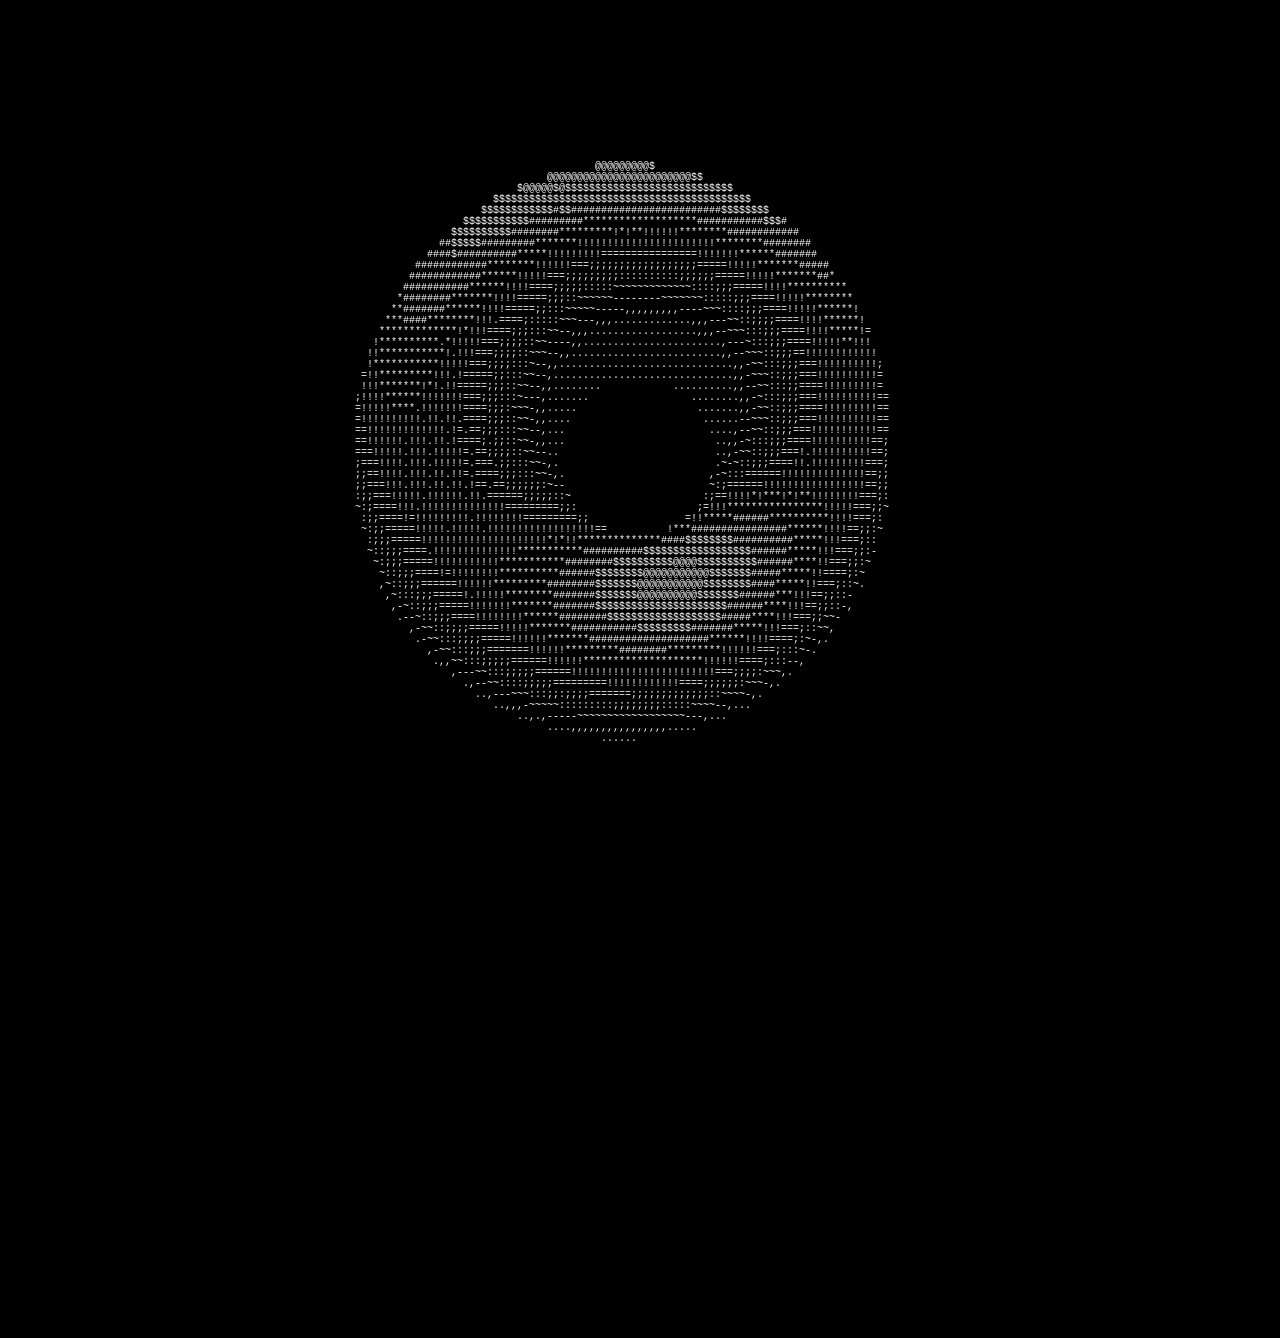
<file: Donut/index.html>
<!DOCTYPE html>
<html lang="en">

<head>
    <meta charset="UTF-8">
    <meta http-equiv="X-UA-Compatible" content="IE=edge">
    <meta name="viewport" content="width=device-width, initial-scale=1.0">
    <link rel="stylesheet" href="style.css">
    <title>Donut Animation</title>
</head>

<body>

    <div class="donut-container">
        <pre id="donut"></pre>
    </div>

    <script src="script.js"></script>
</body>

</html>
</file>
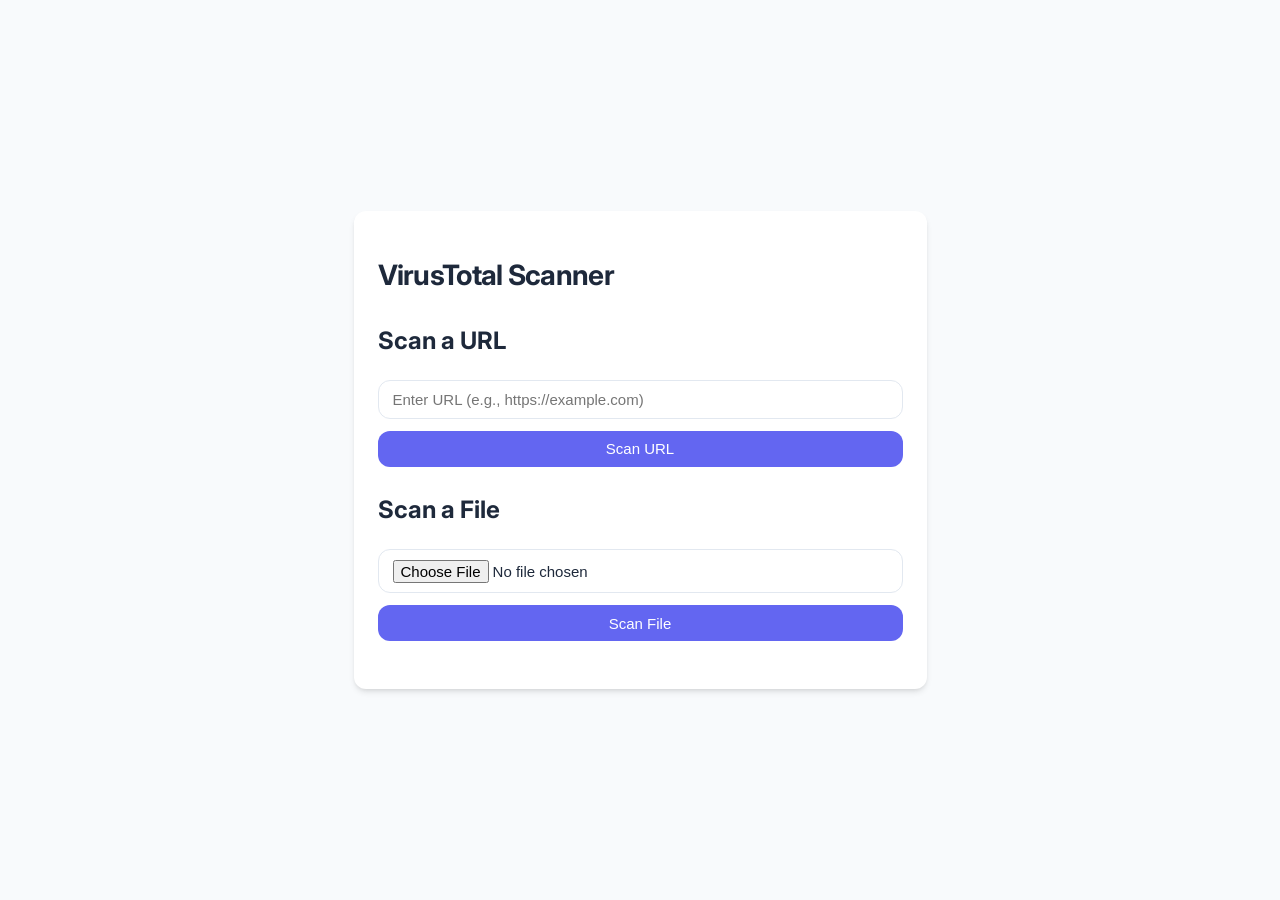
<file: Virus Total API/index.html>
<!DOCTYPE html>
<html lang="en">

<head>
    <meta charset="UTF-8">
    <meta name="viewport" content="width=device-width, initial-scale=1.0">
    <link rel="stylesheet" href="style.css">
    <title>Virus Total API</title>
</head>

<body>

    <div class="container">
        <h1>VirusTotal Scanner</h1>

        <section>
            <h2>Scan a URL</h2>
            <input type="text" id="urlInput" placeholder="Enter URL (e.g., https://example.com)">
            <button onclick="scanURL()">Scan URL</button>
        </section>

        <section>
            <h2>Scan a File</h2>
            <input type="file" id="fileInput">
            <button onclick="scanFile()">Scan File</button>
        </section>

        <div id="result"></div>

        <div id="fullReportModal" class="modal">
            <div class="modal-content">
                <span class="close" onclick="closeModal()">&times;</span>
                <h2>Full Report</h2>
                <div id="fullReportContent"></div>
            </div>
        </div>

    </div>


    <script src="script.js"></script>
</body>

</html>
</file>
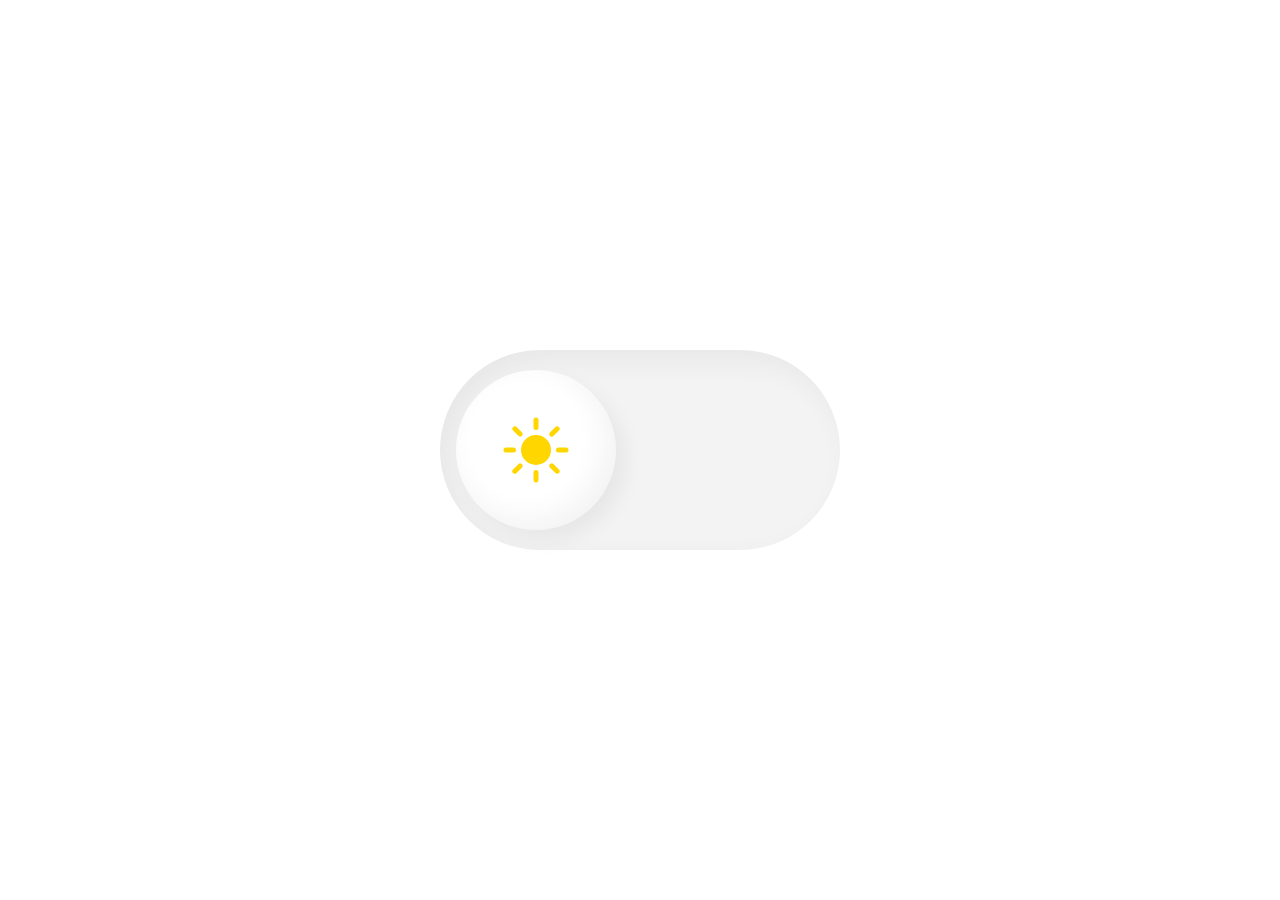
<file: Botón de Alternancia/Button.html>
<!DOCTYPE html>
<html lang="en">
<head>
    <meta charset="UTF-8">
    <meta name="viewport" content="width=device-width, initial-scale=1.0">
    <title>Dark Mode</title>
    <link rel="stylesheet" href="Button.css">
</head>
<body>

    <input type="checkbox" id="toggle">

    <div class="display">
        <label for="toggle">
            <div class="circle">
                <svg class="sun" xmlns="http://www.w3.org/2000/svg" viewBox="0 0 24 24" fill="currentColor">
  <path d="M12 2.25a.75.75 0 0 1 .75.75v2.25a.75.75 0 0 1-1.5 0V3a.75.75 0 0 1 .75-.75ZM7.5 12a4.5 4.5 0 1 1 9 0 4.5 4.5 0 0 1-9 0ZM18.894 6.166a.75.75 0 0 0-1.06-1.06l-1.591 1.59a.75.75 0 1 0 1.06 1.061l1.591-1.59ZM21.75 12a.75.75 0 0 1-.75.75h-2.25a.75.75 0 0 1 0-1.5H21a.75.75 0 0 1 .75.75ZM17.834 18.894a.75.75 0 0 0 1.06-1.06l-1.59-1.591a.75.75 0 1 0-1.061 1.06l1.59 1.591ZM12 18a.75.75 0 0 1 .75.75V21a.75.75 0 0 1-1.5 0v-2.25A.75.75 0 0 1 12 18ZM7.758 17.303a.75.75 0 0 0-1.061-1.06l-1.591 1.59a.75.75 0 0 0 1.06 1.061l1.591-1.59ZM6 12a.75.75 0 0 1-.75.75H3a.75.75 0 0 1 0-1.5h2.25A.75.75 0 0 1 6 12ZM6.697 7.757a.75.75 0 0 0 1.06-1.06l-1.59-1.591a.75.75 0 0 0-1.061 1.06l1.59 1.591Z" />
</svg>
<svg class="moon" xmlns="http://www.w3.org/2000/svg" viewBox="0 0 24 24" fill="currentColor">
  <path fill-rule="evenodd" d="M9.528 1.718a.75.75 0 0 1 .162.819A8.97 8.97 0 0 0 9 6a9 9 0 0 0 9 9 8.97 8.97 0 0 0 3.463-.69.75.75 0 0 1 .981.98 10.503 10.503 0 0 1-9.694 6.46c-5.799 0-10.5-4.7-10.5-10.5 0-4.368 2.667-8.112 6.46-9.694a.75.75 0 0 1 .818.162Z" clip-rule="evenodd" />
</svg>

            </div>
        </label>
    </div>
    
</body>
</html>
</file>
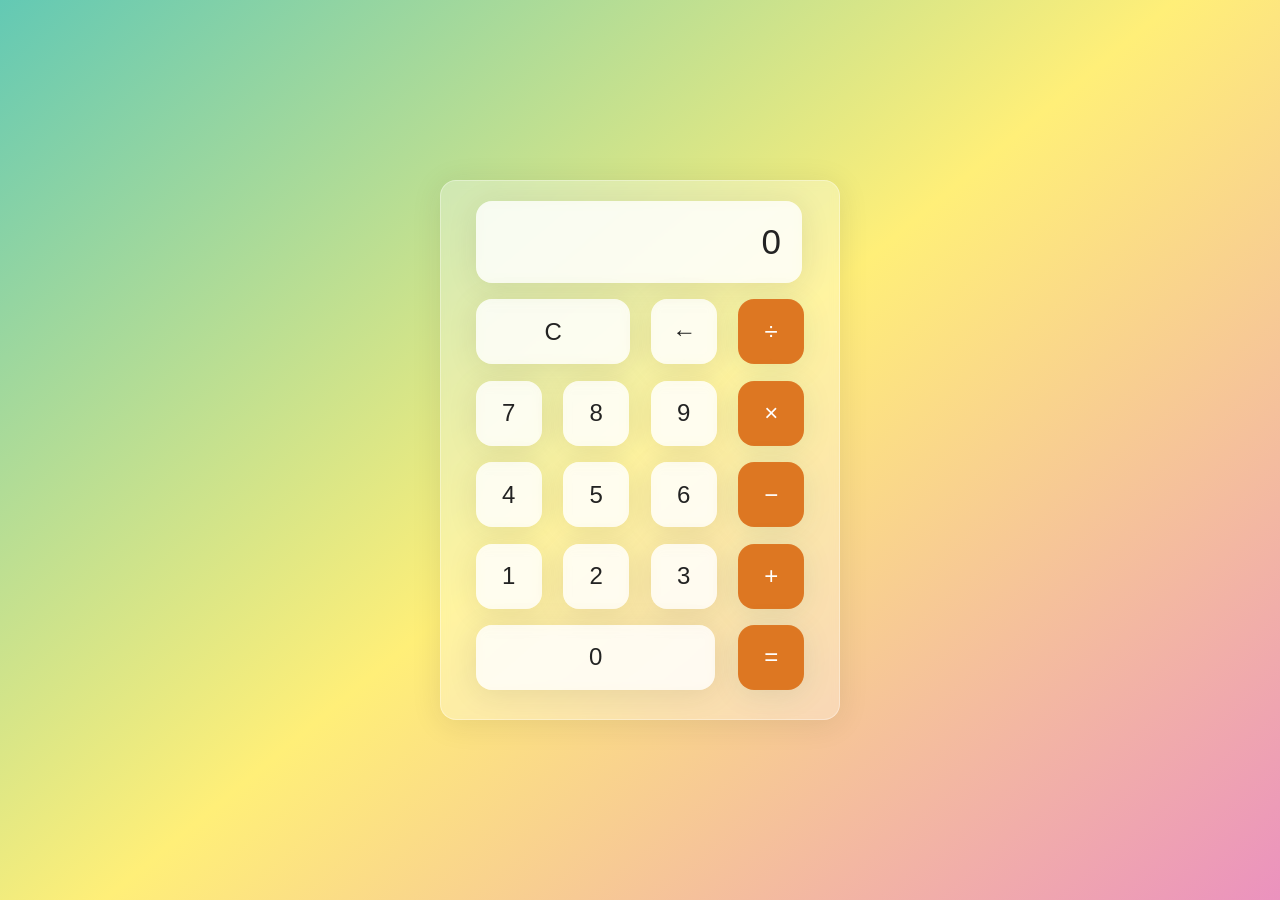
<file: Calculadora/Calculator.html>
<!DOCTYPE html>
<html lang="en">
<head>
    <meta charset="UTF-8">
    <meta http-equiv="X-UA-Compatible" content="IE=edge">
    <meta name="viewport" content="width=device-width, initial-scale=1.0">
    <link rel="stylesheet" href="Calculator.css">
    <title>Calculator</title>
</head>
<body>

    <div class="wrapper">
        <section class="screen">
            0
        </section>

        <section class="calc-buttons">
            <div class="calc-button-row">
                <button class="calc-button double">
                    C
                </button>
                <button class="calc-button">
                    &larr;
                </button>
                <button class="calc-button">
                    &divide;
                </button>
            </div>

            <div class="calc-button-row">
                <button class="calc-button">
                    7
                </button>
                <button class="calc-button">
                    8
                </button>
                <button class="calc-button">
                    9
                </button>
                <button class="calc-button">
                    &times;
                </button>
            </div>
            
            <div class="calc-button-row">
                <button class="calc-button">
                    4
                </button>
                <button class="calc-button">
                    5
                </button>
                <button class="calc-button">
                    6
                </button>
                <button class="calc-button">
                    &minus;
                </button>
            </div>

            <div class="calc-button-row">
                <button class="calc-button">
                    1
                </button>
                <button class="calc-button">
                    2
                </button>
                <button class="calc-button">
                    3
                </button>
                <button class="calc-button">
                    &plus;
                </button>
            </div>

            <div class="calc-button-row">
                <button class="calc-button triple">
                    0
                </button>
                <button class="calc-button">
                    &equals;
                </button>
            </div>

        </section>

    </div>



    <script src="Calculator.js"></script>
</body>
</html>
</file>
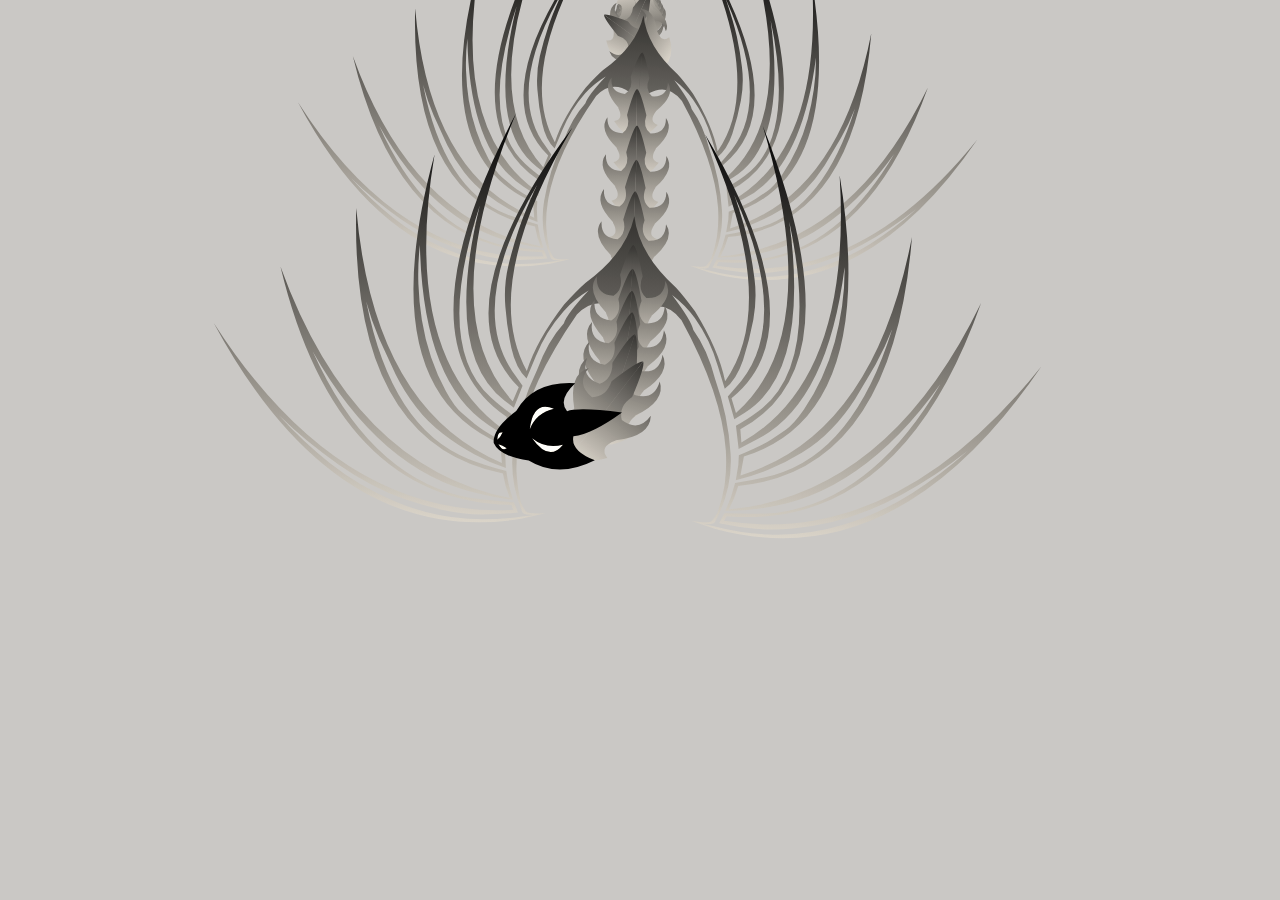
<file: DRAGON/DC.html>
<!DOCTYPE html>
<html lang="en">
<head>
    <meta charset="UTF-8">
    <meta name="viewport" content="width=device-width, initial-scale=1.0">
    <title>DRAGON</title>
    <!-- custom style-->
     <link rel="stylesheet" href="DC.css">
</head>
<body>
    <div class="container-full">
        <svg>
            <defs>
                <g id="Cabeza" transform="matrix(1, 0, 0, 1, 0, 0)">
                    <path style="fill:#FFFFFF;fill-opacity:1" d="M-28.9,-1.1L-28.55 -1.95Q-28.1 -3.1 -27.25 -2.95L-26.7 -2.95Q-27.7 -1.65 -28.9 -1.1M-18.35,-1.8Q-15.1 -10.3 -9.6 -6.05Q-15.1 -6.2 -18.35 -1.8M-18.35,1.1Q-15.1 5.45 -9.6 5.35Q-15.1 9.55 -18.35 1.1M-26.7,2.2L-27.25 2.25Q-28.1 2.4 -28.55 1.2L-28.9 0.35Q-27.7 0.9 -26.7 2.2" />
                    <path style="fill:#000000;fill-opacity:1" d="M-21.05,-8.25Q-13.6 -15.95 -1.3 -12.1Q-7.85 -8.5 -5.85 -4.35Q-2.3 -4.85 10.5 0.15Q0 4.35 -5.85 3.65Q-7.85 7.75 -1.25 12.45Q-13.6 15.2 -21.05 7.5Q-29.55 4.05 -30.2 -0.35Q-29.55 -4.8 -21.05 -8.25M-26.7,-2.95L-27.25 -2.95Q-28.1 -3.1 -28.55 -1.95L-28.9 -1.1Q-27.7 -1.65 -26.7 -2.95M-9.6,-6.05Q-15.1 -10.3 -18.35 -1.8Q-15.1 -6.2 -9.6 -6.05M-9.6,5.35Q-15.1 5.45 -18.35 1.1Q-15.1 9.55 -9.6 5.35M-28.9,0.35L-28.55 1.2Q-28.1 2.4 -27.25 2.25L-26.7 2.2Q-27.7 0.9 -28.9 0.35" />
                </g>
                <g id="Aletas" transform="matrix(1, 0, 0, 1, 0, 0)">
                    <linearGradient id="LinearGradID_1" gradientUnits="userSpaceOnUse" gradientTransform="matrix(0.0935974, 0, 0, 0.188782, -20.55, 0)" spreadMethod="pad" x1="-819.2" y1="0" x2="819.2" y2="0">
                        <stop offset="0" style="stop-color:#CCCCCC;stop-opacity:1" />
                        <stop offset="1" style="stop-color:#000000;stop-opacity:1" />
                    </linearGradient>
                    <path style="fill:url(#LinearGradID_1) " d="M29.75,-36.85Q-17.75 -61.45 -42.05 -40.95L-45.35 -38.35L-53.7 -41.15L-51.15 -44.85Q-34.85 -68.4 21 -57.8Q-32.2 -72.1 -50.25 -50Q-53.85 -45.65 -56.05 -41.95L-64.7 -43.35L-60.6 -50.3Q-45.9 -75.55 5.1 -79.35Q-2.2 -79.8 -9.45 -79.15Q-16.2 -78.55 -22.85 -77.15Q-29.85 -75.65 -36.5 -73Q-43.05 -70.4 -48.8 -66.85Q-54.55 -63.35 -56.8 -60.3L-60.5 -55.4Q-62.95 -52.1 -67 -43.55L-70.55 -43.55L-76.35 -42.95Q-74.6 -49.1 -71.85 -54.85Q-68.9 -61.25 -64.8 -67.1Q-60.8 -73 -55.45 -77.55Q-49.9 -82.35 -43.65 -85.85L-30.6 -92.7Q-24.05 -95.95 -17 -98.25Q-63.75 -86.35 -73.65 -57.1Q-75.75 -50.75 -77.45 -42.75Q-82.9 -41.75 -88 -39.65Q-87.65 -46.65 -86.3 -53.05Q-79.8 -89.8 -36.65 -117.2Q-80.65 -94.5 -87.55 -59.55Q-88.65 -54.15 -88.95 -39.4L-89.8 -38.85L-92.7 -37.6Q-93.75 -44.35 -94.1 -51.15Q-94.4 -58.2 -93.25 -65.1Q-92.15 -72.5 -90.05 -79.65Q-88.05 -86.55 -85 -93Q-82.1 -99.3 -78.45 -105.15Q-74.6 -111.35 -70.25 -117.25Q-65.95 -123.1 -61.1 -128.55Q-70.3 -119.35 -77.9 -108.7Q-86 -97.3 -90.8 -84.05Q-95.8 -70.5 -96 -56.15Q-96.1 -46 -94.05 -36.05L-93.25 -31.55Q-93.5 -35.65 -92.35 -36Q-79.85 -42 -66.6 -40.45Q-52.45 -38.85 -39.2 -33.25Q-28.3 -29.9 -21.25 -24.15Q-17.8 -23.3 -8.6 -15.6Q-12.1 -20.75 -16.75 -24.5Q-24.55 -30.7 -34.25 -34.05L-42.55 -37Q-38.9 -41.25 -31.5 -43.25Q-24.05 -45.3 -16.2 -46.3Q-8.35 -47.35 -1 -46Q5.95 -44.75 12.75 -42.85Q19.85 -40.9 29.75 -36.85M-92.45,-27.35L-94.95 -36.25Q-109.7 -105 -27.95 -154.65Q-98.65 -103.8 -91.75 -39.4L-89.95 -40.2Q-92.2 -105.25 -5.6 -130.9Q-78.8 -99.95 -87.45 -40.9Q-83.15 -42.95 -78.45 -43.95Q-70 -101.3 17.65 -103.8Q-56.9 -93.4 -74.5 -44.55L-67.4 -45.45Q-49.1 -94.95 39.25 -75.65Q-36.75 -84.35 -62.25 -44.25L-57.3 -43.6Q-31.65 -86.5 56.15 -46.05Q-20.3 -73.35 -51.35 -41.7L-45.95 -39.75Q-17.85 -71.35 51.85 -24.8Q-8.7 -56.4 -39.75 -37.05Q-28.15 -34.05 -14.25 -24.45Q-8.6 -19.85 -5.8 -16.95Q5.95 -2.4 20 0Q5.95 2.4 -5.8 16.95Q-8.6 19.85 -14.25 24.45Q-28.15 34.05 -39.75 37.05Q-8.7 56.4 51.85 24.8Q-17.85 71.35 -45.95 39.75L-51.35 41.7Q-20.3 73.35 56.15 46.1Q-31.65 86.5 -57.3 43.65L-62.25 44.3Q-36.75 84.35 39.25 75.7Q-49.1 94.95 -67.4 45.5L-74.5 44.6Q-56.9 93.4 17.65 103.85Q-70 101.3 -78.45 43.95Q-83.15 42.95 -87.45 40.9Q-78.8 99.95 -5.6 130.9Q-92.2 105.25 -89.95 40.25L-91.75 39.4Q-98.65 103.8 -27.95 154.65Q-109.7 105 -94.95 36.3L-92.45 27.35Q-93.05 33.9 -92.05 34.75Q-91.1 35.55 -88.95 36.7L-87.95 37Q-83.7 38.25 -79.05 38.8L-77.25 38.95Q-72.55 39.3 -67.5 38.85L-65.45 38.65Q-44.4 36.05 -17.8 19.6Q-9.9 12.8 -15.15 4.4Q-18.15 3.15 -19 0Q-18.15 -3.15 -15.15 -4.4Q-9.9 -12.8 -17.8 -19.6L-17.8 -19.55Q-44.4 -36.05 -65.45 -38.6L-67.5 -38.8Q-72.55 -39.3 -77.25 -38.95L-79.05 -38.75Q-83.7 -38.25 -87.95 -36.95L-88.95 -36.65Q-91.1 -35.55 -92.05 -34.7Q-93.05 -33.9 -92.45 -27.35M-8.6,15.6Q-17.8 23.3 -21.25 24.2Q-28.3 29.9 -39.2 33.3Q-52.45 38.85 -66.6 40.5Q-79.85 42 -92.35 36Q-93.5 35.65 -93.25 31.55L-94.05 36.1Q-96.1 46.05 -96 56.15Q-95.8 70.5 -90.8 84.1Q-86 97.3 -77.9 108.75Q-70.3 119.35 -61.1 128.6Q-65.95 123.1 -70.25 117.25Q-74.6 111.35 -78.45 105.15Q-82.1 99.3 -85 93Q-88.05 86.55 -90.05 79.7Q-92.15 72.5 -93.25 65.1Q-94.4 58.2 -94.1 51.2Q-93.75 44.35 -92.7 37.6L-89.8 38.9L-88.95 39.45Q-88.65 54.15 -87.55 59.55Q-80.65 94.5 -36.65 117.25Q-79.8 89.8 -86.3 53.1Q-87.65 46.65 -88 39.65Q-82.9 41.75 -77.45 42.75Q-75.75 50.75 -73.65 57.15Q-63.75 86.35 -17 98.3Q-24.05 95.95 -30.6 92.75L-43.65 85.9Q-49.9 82.35 -55.45 77.6Q-60.8 73 -64.8 67.15Q-68.9 61.25 -71.85 54.85Q-74.6 49.1 -76.35 42.95L-70.55 43.6L-67 43.6Q-62.95 52.1 -60.5 55.4L-56.8 60.35Q-54.55 63.35 -48.8 66.9Q-43.05 70.4 -36.5 73Q-29.85 75.65 -22.85 77.15Q-16.2 78.55 -9.45 79.15Q-2.2 79.8 5.1 79.35Q-45.9 75.55 -60.6 50.3L-64.7 43.4L-56.05 41.95Q-53.85 45.65 -50.25 50Q-32.2 72.1 21 57.85Q-34.85 68.4 -51.15 44.85L-53.7 41.2L-45.35 38.35L-42.05 40.95Q-17.75 61.45 29.75 36.85Q19.85 40.9 12.75 42.9Q5.95 44.75 -1 46Q-8.35 47.35 -16.2 46.35Q-24.05 45.3 -31.5 43.3Q-38.9 41.25 -42.55 37.05L-34.25 34.05Q-24.55 30.7 -16.75 24.5Q-12.1 20.75 -8.6 15.6" />
                </g>
                <g id="Espina" transform="matrix(1, 0, 0, 1, 0, 0)">
                    <linearGradient id="LinearGradID_2" gradientUnits="userSpaceOnUse" gradientTransform="matrix(0.0229492, 0, 0, -0.0152893, 0, 0.05)" spreadMethod="pad" x1="-819.2" y1="0" x2="819.2" y2="0">
                        <stop offset="0" style="stop-color:#CCCCCC;stop-opacity:1" />
                        <stop offset="1" style="stop-color:#333333;stop-opacity:1" />
                    </linearGradient>
                    <path style="fill:url(#LinearGradID_2) " d="M-18.8,0Q-17.85 -5.7 -12.3 -9.6Q-11.2 -5.35 -6.5 -8.25L-6.45 -8.2L-6.2 -8.3Q1.25 -16.25 6.65 -12.4Q0.05 -12.55 0 -5.95Q2.7 -2.4 7.75 -4.1Q18 -1.45 18.8 0L-18.8 0" />
                    <linearGradient id="LinearGradID_3" gradientUnits="userSpaceOnUse" gradientTransform="matrix(0.0229492, 0, 0, 0.0152893, 0, -0.05)" spreadMethod="pad" x1="-819.2" y1="0" x2="819.2" y2="0">
                        <stop offset="0" style="stop-color:#CCCCCC;stop-opacity:1" />
                        <stop offset="1" style="stop-color:#333333;stop-opacity:1" />
                    </linearGradient>
                    <path style="fill:url(#LinearGradID_3) " d="M18.8,0Q18 1.45 7.75 4.1Q2.7 2.4 0 5.95Q0.05 12.55 6.65 12.4Q1.25 16.25 -6.2 8.35Q-6.35 8.25 -6.45 8.25L-6.5 8.25Q-11.2 5.35 -12.3 9.6Q-17.85 5.7 -18.8 0L18.8 0" />
                </g>
            </defs>
            <g id="screen" />
        </svg>
    </div>
    <!--jQuery cdn-->
    <script src="https://code.jquery.com/jquery-3.5.1.min.js"></script>
    <!--DC javaScript-->
    <script src="DC.js"></script>
</body>
</html>
</file>
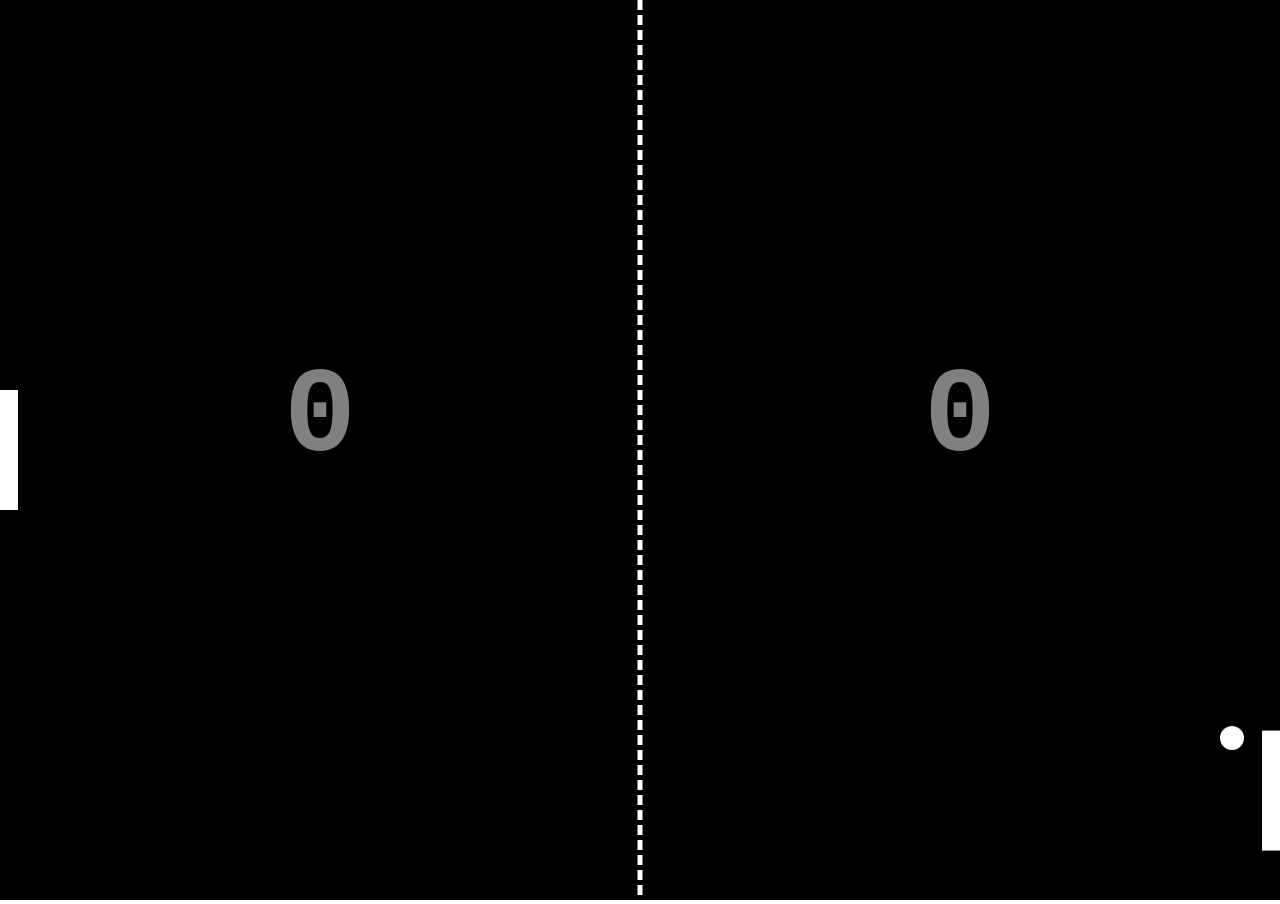
<file: Ping Pong/PP.html>
<!DOCTYPE html>
<html lang="en">

<head>
    <meta charset="UTF-8">
    <meta http-equiv="X-UA-Compatible" content="IE=edge">
    <meta name="viewport" content="width=device-width, initial-scale=1.0">
    <link rel="stylesheet" href="PP.css">
    <title>Ping-Pong</title>
</head>

<body>

    <canvas id="game"></canvas>

    <script src="PP.js"></script>
</body>

</html>
</file>
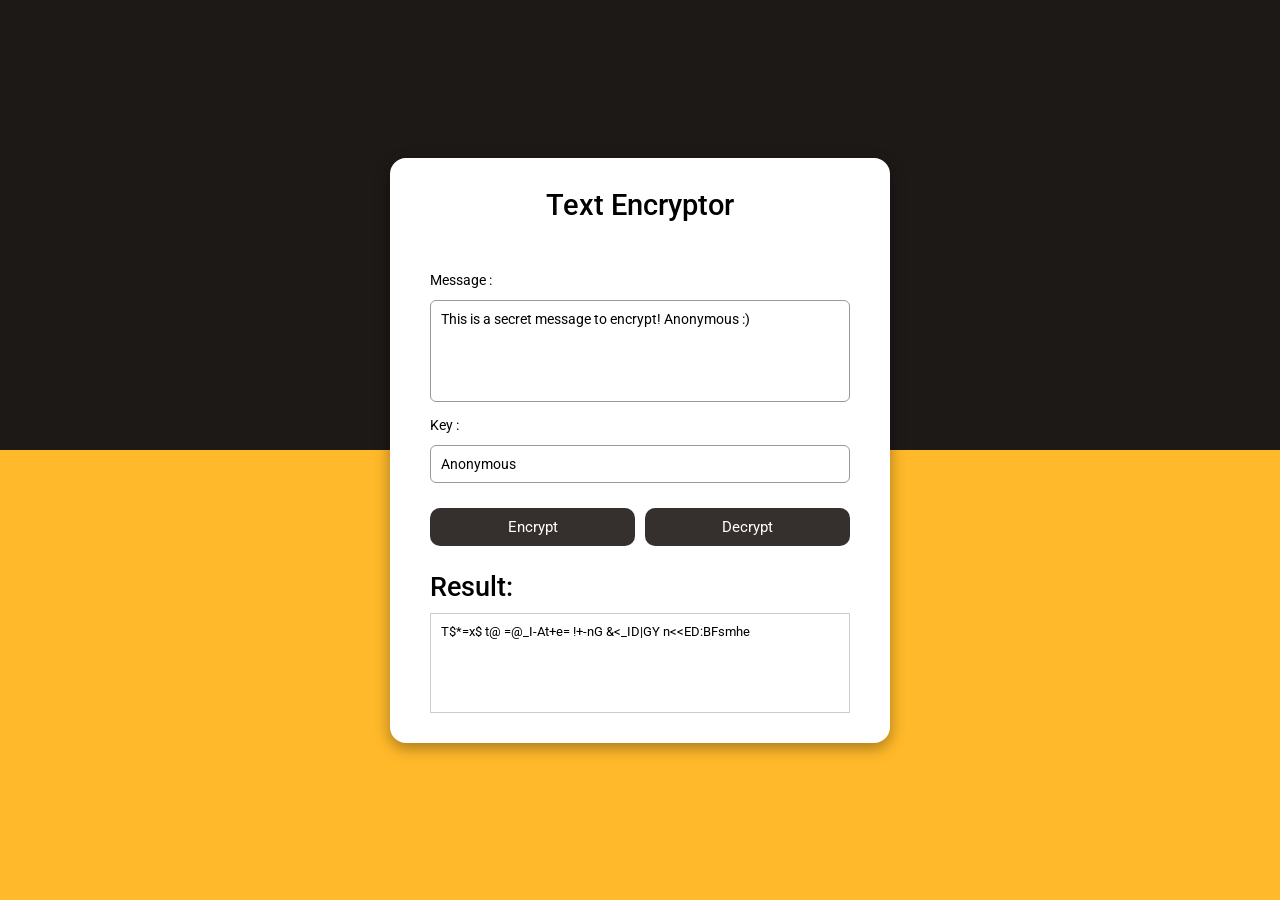
<file: Texto Encriptado/T-E.html>
<!DOCTYPE html>
<html lang="en">

<head>
    <meta charset="UTF-8">
    <meta name="viewport" content="width=device-width, initial-scale=1.0">
    <link rel="stylesheet" href="T-E.css">
    <title>Text Encryptor</title>
</head>

<body>

    <div class="container">
        <h1>Text Encryptor</h1>
        <label for="message">Message :</label>
        <textarea id="message" rows="5"
            cols="50">This is a secret message to encrypt! Anonymous :)</textarea>
        <label for="key">Key :</label>
        <input type="text" id="key" value="Anonymous" size="50">
        <div class="buttons">
            <button id="enc-btn">Encrypt</button>
            <button id="dec-btn">Decrypt</button>
        </div>

        <h2>Result:</h2>
        <div id="result"></div>

    </div>


    <script src="T-E.js"></script>
</body>

</html>
</file>
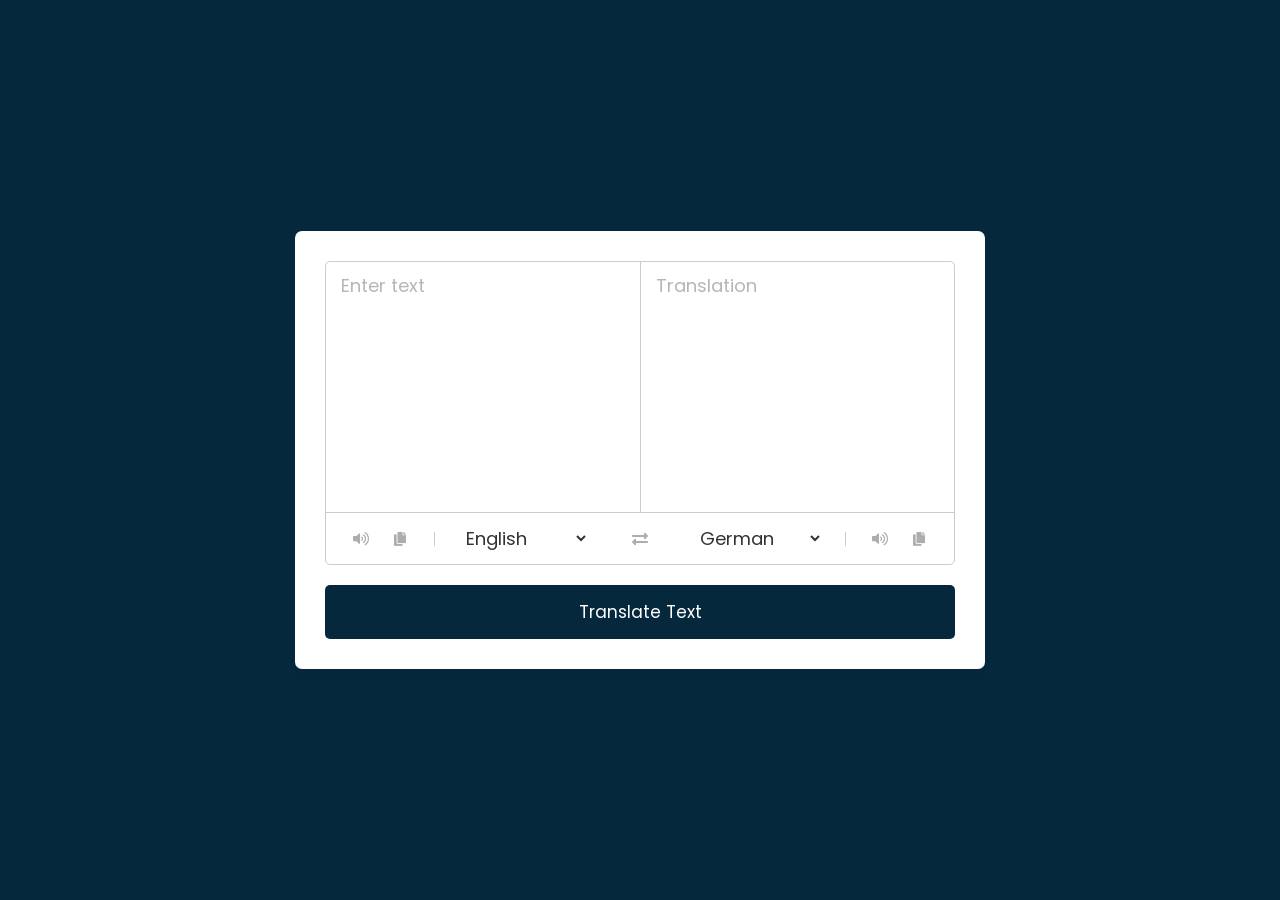
<file: Traductor/T.html>
<!DOCTYPE html>
<html lang="en" dir="ltr">

<head>
  <meta charset="utf-8">
  <title>Language Translator | CodingNepal</title>
  <link rel="stylesheet" href="T.css">
  <meta name="viewport" content="width=device-width, initial-scale=1.0">
  <!-- Font Awesome CDN Link for Icons -->
  <link rel="stylesheet" href="https://cdnjs.cloudflare.com/ajax/libs/font-awesome/5.15.3/css/all.min.css" />
</head>

<body>
  <div class="container">
    <div class="wrapper">
      <div class="text-input">
        <textarea spellcheck="false" class="from-text" placeholder="Enter text"></textarea>
        <textarea spellcheck="false" readonly disabled class="to-text" placeholder="Translation"></textarea>
      </div>
      <ul class="controls">
        <li class="row from">
          <div class="icons">
            <i id="from" class="fas fa-volume-up"></i>
            <i id="from" class="fas fa-copy"></i>
          </div>
          <select></select>
        </li>
        <li class="exchange"><i class="fas fa-exchange-alt"></i></li>
        <li class="row to">
          <select></select>
          <div class="icons">
            <i id="to" class="fas fa-volume-up"></i>
            <i id="to" class="fas fa-copy"></i>
          </div>
        </li>
      </ul>
    </div>
    <button>Translate Text</button>
  </div>

  <script src="TC.js"></script>
  <script src="T.js"></script>

</body>

</html>
</file>
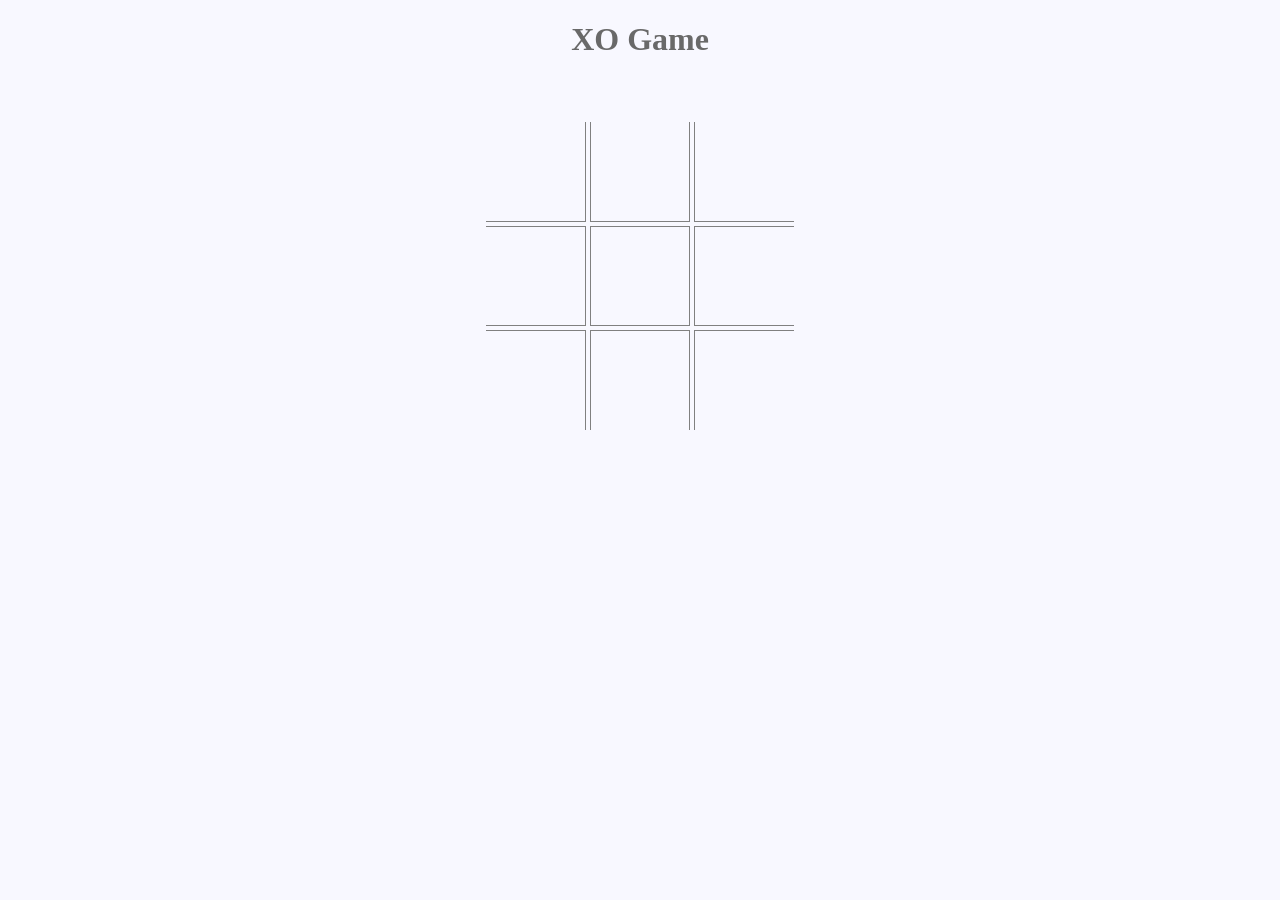
<file: X-O Game/X-O.html>
<!DOCTYPE html>
<html lang="en">

<head>
    <meta charset="UTF-8">
    <meta http-equiv="X-UA-Compatible" content="IE=edge">
    <meta name="viewport" content="width=device-width, initial-scale=1.0">
    <link rel="stylesheet" href="X--O.css">
    <title>XO Game</title>
</head>

<body>
    <h1>XO Game</h1>
    <div id="container">
        <div class="block">
            <div id="box1" class="box top left">
                <span data-player="none" onclick="play(this)">&nbsp;</span>
            </div>
            <div id="box2" class="box top">
                <span data-player="none" onclick="play(this)">&nbsp;</span>
            </div>
            <div id="box3" class="box top right">
                <span data-player="none" onclick="play(this)">&nbsp;</span>
            </div>
        </div>
        <div class="block">
            <div id="box4" class="box left">
                <span data-player="none" onclick="play(this)">&nbsp;</span>
            </div>
            <div id="box5" class="box">
                <span data-player="none" onclick="play(this)">&nbsp;</span>
            </div>
            <div id="box6" class="box right">
                <span data-player="none" onclick="play(this)">&nbsp;</span>
            </div>
        </div>
        <div class="block">
            <div id="box7" class="box bottom left">
                <span data-player="none" onclick="play(this)">&nbsp;</span>
            </div>
            <div id="box8" class="box bottom">
                <span data-player="none" onclick="play(this)">&nbsp;</span>
            </div>
            <div id="box9" class="box bottom right">
                <span data-player="none" onclick="play(this)">&nbsp;</span>
            </div>
        </div>
    </div>

    <script src="X---O.js"></script>
</body>

</html>
</file>
<file: Donut/style.css>
body{
    background-color: #000;
    color: #fff;
    height: 100vh;
    overflow: hidden;
}

pre{
    font-family: monospace;
    font-size: 10px;
}

.donut-container{
    display: flex;
    align-items: center;
    justify-content: center;
    height: 100%;
}
</file>
<file: Virus Total API/style.css>
@import url('https://fonts.googleapis.com/css2?family=Inter:ital,opsz,wght@0,14..32,100..900;1,14..32,100..900&display=swap');

:root{
    --primary-color: #6366f1;
    --primary-hover: #4f46e5;
    --background: #f8fafc;
    --surface: #ffffff;
    --text: #1e293b;
    --text-secondary: #64748b;
    --danger: #ef4444;
    --warning: #f59e0b;
    --success: #10b981;
    --border-radius: 12px;
}

body{
    font-family: 'Inter', system-ui, -apple-system, BlinkMacSystemFont, 'Segoe UI', Roboto, Oxygen, Ubuntu, Cantarell, 'Open Sans', 'Helvetica Neue', sans-serif;
    background-color: var(--background);
    color: var(--text);
    line-height: 1.6;
    padding: 2rem;
    margin: 0;
    min-height: 100vh;
    display: flex;
    align-items: center;
    justify-content: center;
    box-sizing: border-box;
}

.container{
    background: var(--surface);
    padding: 1.5rem;
    border-radius: var(--border-radius);
    box-shadow: 0 4px 6px -1px rgb(0 0 0 / 0.1), 0 2px 4px -2px rgb(0 0 0 / 0.1);
    width: 100%;
    max-width: 525px;
    margin: 0 auto;
}

h1{
    color: var(--text);
    font-size: 1.75rem;
    font-weight: 700;
    margin-bottom: 1.5rem;
    letter-spacing: -0.025em;
}

section{
    margin: 1.5rem 0;
    text-align: left;
}

input[type="text"], input[type="file"]{
    width: 100%;
    padding: 0.6rem 0.875rem;
    border: 1px solid #e2e8f0;
    border-radius: var(--border-radius);
    background-color: var(--surface);
    color: var(--text);
    font-size: 0.9375rem;
    transition: all 0.2s ease;
    box-sizing: border-box;
    margin-bottom: 0.75rem;
}

input[type="text"]:focus{
    outline: none;
    border-color: var(--primary-color);
    box-shadow: 0 0 0 3px rgba(99, 102, 241, 0.1);
}

button{
    width: 100%;
    padding: 0.6rem 1.25rem;
    background-color: var(--primary-color);
    color: #fff;
    border: none;
    border-radius: var(--border-radius);
    font-size: 0.9375rem;
    font-weight: 500;
    cursor: pointer;
    transition: all 0.2s ease;
}

button:hover{
    background-color: var(--primary-hover);
    transform: translateY(-1px);
}

.loading{
    padding: 2rem;
    display: flex;
    flex-direction: column;
    align-items: center;
    justify-content: center;
    text-align: center;
}

.spinner{
    display: inline-block;
    width: 40px;
    height: 40px;
    border: 3px solid var(--background);
    border-radius: 50%;
    border-top-color: var(--primary-color);
    animation: spin 1s ease-in-out infinite;
    margin: 1rem auto 0;
}

@keyframes spin {
    to { transform: rotate(360deg); }
}

#result{
    margin-top: 2rem;
    padding: 1.5rem;
    background: var(--surface);
    border-radius: var(--border-radius);
    border: 1px solid #e2e8f0;
    display: none;
}

#result h3{
    margin-top: 0;
    margin-bottom: 1rem;
    color: var(--text);
}

#result button{
    margin-top: 1rem;
}

#result .error{
    color: var(--danger);
    background-color: #fee2e2;
    padding: 1rem;
    border-radius: var(--border-radius);
    margin: 0;
}

.safe{
    color: var(--success);
    font-weight: 600;
}

.malicious{
    color: var(--danger);
    font-weight: 600;
}

.suspicious{
    color: var(--warning);
    font-weight: 600;
}

.modal{
    display: none;
    position: fixed;
    z-index: 1000;
    left: 0;
    top: 0;
    width: 100%;
    height: 100%;
    background-color: rgba(0, 0, 0, 0);
    backdrop-filter: blur(0);
    opacity: 0;
    transition: background-color 0.3s ease, backdrop-filter 0.3s ease, opacity 0.3s ease;
}

.modal.show{
    background-color: rgba(0, 0, 0, 0.5);
    backdrop-filter: blur(4px);
    opacity: 1;
}

.modal-content{
    background-color: var(--surface);
    padding: 1.5rem;
    margin: 5% auto;
    width: 80%;
    max-width: 800px;
    max-height: 80vh;
    border-radius: var(--border-radius);
    box-shadow: 0 20px 25px -5px rgb(0 0 0 / 0.1), 0 8px 10px -6px rgb(0 0 0 / 0.1);
    overflow-y: auto;
    transform: translateY(20px);
    opacity: 0;
    transition: transform 0.3s ease, opacity 0.3s ease;
}

.modal.show .modal-content{
    transform: translateY(0);
    opacity: 1;
}

.close{
    position: absolute;
    right: 1.5rem;
    top: 1rem;
    font-size: 1.5rem;
    font-weight: 600;
    color: var(--text-secondary);
    cursor: pointer;
    transition: color 0.2s ease;
    width: auto;
    background: none;
    padding: 0;
}

.close:hover{
    color: var(--danger);
    background: none;
    transform: none;
}

#fullReportModal .modal-content{
    position: relative;
    padding-top: 3rem;
}

#fullReportContent{
    margin-top: 1rem;
}

#fullReportContent table{
    margin-top: 1.5rem;
    width: 100%;
    border-radius: var(--border-radius);
    overflow: hidden;
}

#fullReportContent th{
    background-color: var(--primary-color);
    color: #fff;
    font-weight: 600;
    padding: 1rem;
}

#fullReportContent td{
    padding: 0.75rem 1rem;
    border: 1px solid #e2e8f0;
}

#fullReportContent tr:hover{
    background-color: #f8fafc;
}

.scan-stats{
    background: #fff;
    border: 1px solid #e2e8f0;
    border-radius: var(--border-radius);
    padding: 1.5rem;
    margin: 1rem 0;
}

.scan-stats ul{
    list-style: none;
    padding: 0;
    margin: 0.5rem 0 0 0;
}

.scan-stats li{
    padding: 0.5rem 0;
    display: flex;
    align-items: center;
}

.scan-stats li::before{
    content: '';
    display: inline-block;
    width: 8px;
    height: 8px;
    border-radius: 50%;
    margin-right: 8px;
}

.scan-stats li span.malicious::before{
    background-color: var(--danger);
}

.scan-stats li span.suspicious::before{
    background-color: var(--warning);
}

.scan-stats li span.safe::before{
    background-color: var(--success);
}

.progress-section{
    margin: 2rem 0;
}

.progress-label{
    display: flex;
    justify-content: space-between;
    align-items: center;
    margin-bottom: 0.5rem;
    font-weight: 500;
}

.progress-percent{
    color: var(--text-secondary);
    font-size: 0.875rem;
}

.progress-stacked{
    height: 24px;
    border-radius: var(--border-radius);
    background-color: #f1f5f9;
    overflow: hidden;
    display: flex;
    box-shadow: inset 0 2px 4px rgba(0, 0, 0, 0.05);
    border: 1px solid #e2e8f0;
}

.progress-stacked:not(.animate) .progress-bar{
    width: 0 !important;
}

.progress-bar{
    height: 20px;
    display: flex;
    align-items: center;
    justify-content: center;
    color: #fff;
    font-size: 0.7rem;
    font-weight: 600;
    transition: all 1s ease-in-out;
    position: relative;
    min-width: 2rem;
}

.progress-bar.malicious{
    background: #dc2626;
    background-image: linear-gradient(110deg, #ef4444 0%, #dc2626 50%, #b91c1c 100%);
    box-shadow: 0 1px 3px #dc2626;
}

.progress-bar.suspicious{
    background: #f97316;
    background-image: linear-gradient(110deg, #fb923c 0%, #f97316 50%, #ea580c 100%);
    box-shadow: 0 1px 3px #f97316;
}

.progress-bar.safe{
    background: #22c55e;
    background-image: linear-gradient(110deg, #4ade80 0%, #22c55e 50%, #16a34a 100%);
    box-shadow: 0 1px 3px #22c55e;
}

.progress-bar.undetected{
    background: #64748b;
    background-image: linear-gradient(110deg, #94a3b8 0%, #64748b 50%, #475569 100%);
    box-shadow: 0 1px 3px #64748b;
}

.progress-label-overlay{
    position: absolute;
    left: 50%;
    transform: translateX(-50%);
    white-space: nowrap;
    z-index: 1;
    text-shadow: 0 1px 2px rgba(0, 0, 0, 0.3);
    font-weight: 700;
}

.progress-bar[style*="width: 1."]{
    min-width: 2rem;
}

.progress-legend{
    display: flex;
    gap: 1rem;
    margin-top: 0.5rem;
    flex-wrap: wrap;
}

.legend-item{
    display: flex;
    align-items: center;
    font-size: 0.75rem;
    color: var(--text-secondary);
}

.legend-color{
    width: 12px;
    height: 12px;
    border-radius: 2px;
    margin-right: 0.5rem;
}

.legend-color.malicious{
    background: #dc2626;
}

.legend-color.suspicious{
    background: #f97316;
}

.legend-color.safe{
    background: #22c55e;
}

.legend-color.undetected{
    background: #64748b;
}

.detection-details{
    display: grid;
    grid-template-columns: repeat(auto-fit, minmax(200px, 1fr));
    gap: 0.75rem;
    margin-top: 1.5rem;
}

.detail-item{
    background: #fff;
    padding: 0.875rem;
    border-radius: var(--border-radius);
    border: 1px solid #e2e8f0;
    display: flex;
    flex-direction: column;
    gap: 0.5rem;
    position: relative;
    overflow: hidden;
    cursor: pointer;
}

.detail-item::before{
    content: '';
    position: absolute;
    top: 0;
    left: 0;
    width: 4px;
    height: 100%;
    background: linear-gradient(to bottom, transparent, currentColor, transparent);
    opacity: 0.8;
}

.detail-item.malicious::before{
    background: #dc2626;
}

.detail-item.suspicious::before{
    background: #f97316;
}

.detail-item.safe::before{
    background: #22c55e;
}

.detail-item:not(.malicious):not(.suspicious):not(.safe)::before{
    background: #64748b;
}

.detail-label{
    color: var(--text-secondary);
    font-size: 0.875rem;
}

.detail-value{
    font-size: 1.25rem;
    font-weight: 700;
    color: var(--text);
    text-shadow: 0 1px 2px rgba(0, 0, 0, 0.05);
}

.detail-percent{
    font-size: 0.875rem;
    color: var(--text-secondary);
}

.detail-item:hover{
    transform: translateY(-1px);
    box-shadow: 0 4px 6px -1px rgba(0, 0, 0, 0.1), 0 2px 4px -1px rgba(0, 0, 0, 0.06);
    transition: all 0.2s ease;
}

@media screen and (max-width: 768px) {
    
    body{
        padding: 1rem;
    }

    .container{
        padding: 1.5rem;
    }

    .modal-content{
        width: 95%;
        margin: 2% auto;
    }

}
</file>
<file: Botón de Alternancia/Button.css>
*{
    margin: 0;
    padding: 0;
    box-sizing: border-box;
    transition: 0.5s;
}

input{
    display: none;
}

.display{
    width: 100%;
    height: 100vh;
    display: flex;
    align-items: center;
    justify-content: center;
    background: white;
}

label {
    width: 400px;
    height: 200px;
    border-radius: 999px;
    background: #f3f3f3;
    box-shadow: 10px 10px 30px rgba(0, 0, 0, 0.05) inset;
    cursor: pointer;
    position: relative;
}

.circle{
    width: 160px;
    height: 160px;
    border-radius: 99px;
    background: white;
    box-shadow: 10px 10px 20px rgba(0, 0, 0, 0.05), -10px -10px 30px rgba(0, 0, 0, 0.05) inset;
    position: absolute;
    top: 50%;
    left: 0%;
    transform: translate(10%, -50%);
    display: flex;
    align-items: center;
    justify-content: center;
    overflow: hidden; 
}
svg{
    width: 80px;
    position: absolute;
}
.sun{
    color: #ffd600;
    margin-top: 0%;
    opacity: 1;
}
.moon{
    margin-top: -150%;
    color: white;
    opacity: 0;
}

input[type=checkbox]:checked + .display {
    background: #2c2c2f;
}
input[type=checkbox]:checked + .display label {
    background: #1f1f21;
    box-shadow: 10px 10px 30px rgba(0, 0, 0, 0.5) inset;
}
input[type=checkbox]:checked + .display label .circle {
    left: 100%;
    transform: translate(-110%, -50%);
    background: #2c2c2f;
    box-shadow: 10px 10px 20px rgba(0, 0, 0, 0.5), -10px -10px 30px rgba(0, 0, 0, 0.5) inset;
}
input[type=checkbox]:checked + .display label .circle .sun{
    margin-top: 150%;
    opacity: 0;
}
input[type=checkbox]:checked + .display label .circle .moon {
    margin-top: 0%;
    opacity: 1;
}
label:active .circle{
    width: 200px;
}
</file>
<file: Calculadora/Calculator.css>
html{
    box-sizing: border-box;
    height: 100%;
}

*,
*::before,
*::after{
    box-sizing: inherit;
    margin: 0;
    padding: 0;
}

body{
    align-items: center;
    background: linear-gradient(320deg, #eb92be, #ffef78, #63c9b4);
    display: flex;
    font-family: 'Dosis', sans-serif;
    font-display: swap;
    height: inherit;
    justify-content: center;
}

.wrapper{
    backdrop-filter: blur(5.5px);
    -webkit-backdrop-filter: blur(5.5px);
    border-radius: 16px;
    box-shadow: 0 4px 30px rgba(35, 35, 35, 0.1);
    color: #232323;
    backdrop-filter: blur(4px);
    -webkit-backdrop-filter: blur(4px);
    background: rgba(255, 255, 255, 0.30);
    border: 1px solid rgba(255, 255, 255, 0.34);
    flex-basis: 400px;
    height: 540px;
    padding: 20px 35px;
}

.screen{
  backdrop-filter: blur(5.5px);
  -webkit-backdrop-filter: blur(5.5px);
  background: rgba(255, 255, 255, 0.75);
  border: 1px solid rgba(255, 255, 255, 0.01);
  border-radius: 16px;
  box-shadow: 0 4px 30px rgba(35, 35, 35, 0.1);
  color: #232323;
  font-size: 35px;
  overflow: auto;
  padding: 20px;
  text-align: right;
  width: 326px;  
}

.calc-button-row{
    display: flex;
    justify-content: space-between;
    margin: 5% 0;
}

.calc-button{
    backdrop-filter: blur(5.5px);
    -webkit-backdrop-filter: blur(5.5px);
    background: rgba(255, 255, 255, 0.75);
    border: 1px solid rgba(255, 255, 255, 0.01);
    border-radius: 16px;
    box-shadow: 0 4px 30px rgba(35, 35, 35, 0.1);
    color: #232323;
    flex-basis: 20%;
    font-family: inherit;
    font-size: 24px;
    height: 65px;
}

.calc-button:last-child{
     backdrop-filter: blur(5.5px);
    -webkit-backdrop-filter: blur(5.5px);
    background: rgba(255, 255, 255, 0.75);
    border: 1px solid rgba(255, 255, 255, 0.01);
    border-radius: 16px;
    box-shadow: 0 4px 30px rgba(12, 92, 88, 0.1);
    color: #fff;
    background: #d72;
}

.calc-button:last-child:hover{
    background-color: inherit;
    color: inherit;
}

.calc-button:hover{
    background-color: inherit;
}

.calc-button:active{
    background-color: hsl(53, 100%, 74%);
}

.double{
    flex-basis: 47%;
}

.triple{
    flex-basis: 73%;
}
</file>
<file: DRAGON/DC.css>
*{
    margin: 0;
    padding: 0;
}
.container-full{
    background-color: rgb(202, 200, 197);
    width: 100%;
    height: 100vh;
    position: relative;
    touch-action: none;
}

.container-full svg{
    position: absolute;
    width: 100%;
    height: 100vh;
    filter:sepia(20%);
}
</file>
<file: Ping Pong/PP.css>
body{
    margin: 0;
    padding: 0;
    text-align: center;
    overflow: hidden;
}
</file>
<file: Texto Encriptado/T-E.css>
@import url('https://fonts.googleapis.com/css2?family=Roboto:wght@300;400;500;700&display=swap');

*{
    margin: 0;
    padding: 0;
    outline: 0;
    box-sizing: border-box;
    font-family: 'Roboto', sans-serif;
}

body{
    display: flex;
    align-items: center;
    justify-content: center;
    height: 100vh;
    background: linear-gradient(#1c1917 50%, #ffb92a 50%);
}

h1{
    margin-bottom: 50px;
    font-size: 1.8rem;
    font-weight: 500;
    text-align: center;
}

.container{
    width: 500px;
    background-color: #fff;
    display: flex;
    flex-direction: column;
    padding: 30px 40px;
    border-radius: 1rem;
    box-shadow: 0px 5px 15px rgba(0, 0, 0, 0.35);
}

label{
    margin-bottom: 12px;
    font-size: 14px;
    font-weight: 400;
}

textarea, input{
    width: 100%;
    padding: 10px;
    font-size: 14px;
    font-weight: 400;
    border-radius: 6px;
    margin-bottom: 15px;
    border: 1px solid #999;
    resize: none;
}

.buttons{
    display: flex;
    gap: 10px;
    margin-bottom: 15px;
    margin-top: 10px;
}

button{
    padding: 10px;
    font-size: 15px;
    width: 50%;
    margin-bottom: 10px;
    border: none;
    background-color: #35302d;
    color: #fff;
    cursor: pointer;
    border-radius: 10px;
}

h2{
    margin-bottom: 10px;
    font-size: 1.7rem;
    font-weight: 500;
}

#result{
    font-size: 13px;
    border: 1px solid #ccc;
    padding: 10px;
    width: 100%;
    min-height: 100px;
    overflow: hidden;
}
</file>
<file: Traductor/T.css>
/* Import Google Font - Poppins */
@import url('https://fonts.googleapis.com/css2?family=Poppins:wght@400;500;600;700&display=swap');

* {
  margin: 0;
  padding: 0;
  box-sizing: border-box;
  font-family: 'Poppins', sans-serif;
}

body {
  display: flex;
  align-items: center;
  justify-content: center;
  padding: 0 10px;
  min-height: 100vh;
  background: #06283D;
}

.container {
  max-width: 690px;
  width: 100%;
  padding: 30px;
  background: #fff;
  border-radius: 7px;
  box-shadow: 0 10px 20px rgba(0, 0, 0, 0.01);
}

.wrapper {
  border-radius: 5px;
  border: 1px solid #ccc;
}

.wrapper .text-input {
  display: flex;
  border-bottom: 1px solid #ccc;
}

.text-input .to-text {
  border-radius: 0px;
  border-left: 1px solid #ccc;
}

.text-input textarea {
  height: 250px;
  width: 100%;
  border: none;
  outline: none;
  resize: none;
  background: none;
  font-size: 18px;
  padding: 10px 15px;
  border-radius: 5px;
}

.text-input textarea::placeholder {
  color: #b7b6b6;
}

.controls,
li,
.icons,
.icons i {
  display: flex;
  align-items: center;
  justify-content: space-between;
}

.controls {
  list-style: none;
  padding: 12px 15px;
}

.controls .row .icons {
  width: 38%;
}

.controls .row .icons i {
  width: 50px;
  color: #adadad;
  font-size: 14px;
  cursor: pointer;
  transition: transform 0.2s ease;
  justify-content: center;
}

.controls .row.from .icons {
  padding-right: 15px;
  border-right: 1px solid #ccc;
}

.controls .row.to .icons {
  padding-left: 15px;
  border-left: 1px solid #ccc;
}

.controls .row select {
  color: #333;
  border: none;
  outline: none;
  font-size: 18px;
  background: none;
  padding-left: 5px;
}

.text-input textarea::-webkit-scrollbar {
  width: 4px;
}

.controls .row select::-webkit-scrollbar {
  width: 8px;
}

.text-input textarea::-webkit-scrollbar-track,
.controls .row select::-webkit-scrollbar-track {
  background: #fff;
}

.text-input textarea::-webkit-scrollbar-thumb {
  background: #ddd;
  border-radius: 8px;
}

.controls .row select::-webkit-scrollbar-thumb {
  background: #999;
  border-radius: 8px;
  border-right: 2px solid #ffffff;
}

.controls .exchange {
  color: #adadad;
  cursor: pointer;
  font-size: 16px;
  transition: transform 0.2s ease;
}

.controls i:active {
  transform: scale(0.9);
}

.container button {
  width: 100%;
  padding: 14px;
  outline: none;
  border: none;
  color: #fff;
  cursor: pointer;
  margin-top: 20px;
  font-size: 17px;
  border-radius: 5px;
  background: #06283D;
}

@media (max-width: 660px) {
  .container {
    padding: 20px;
  }

  .wrapper .text-input {
    flex-direction: column;
  }

  .text-input .to-text {
    border-left: 0px;
    border-top: 1px solid #ccc;
  }

  .text-input textarea {
    height: 200px;
  }

  .controls .row .icons {
    display: none;
  }

  .container button {
    padding: 13px;
    font-size: 16px;
  }

  .controls .row select {
    font-size: 16px;
  }

  .controls .exchange {
    font-size: 14px;
  }
}
</file>
<file: X-O Game/X--O.css>
body{
    background: ghostwhite;
    color: dimgray;
    font-family: serif;
    text-align: center;
}

h1{
    font-size: 2rem;
}

#container{
    margin: 5% auto;
    border-radius: 5px;
    text-align: center;
}

.box{
    display: inline-block;
    border: 1px solid gray;
    width: 100px;
    height: 100px;
    text-align: center;
    box-sizing: border-box;
    padding: 0;
}

span{
    position: absolute;
    font-size: 75px;
    font-family: sans-serif;
    text-align: center;
    height: 75px;
    width: 75px;
    padding: 0;
    margin: 5px;
    margin-left: -35px;
}

.top{
    border-top: none;
}

.bottom{
    border-bottom: none;
}

.left{
    border-left: none;
}

.right{
    border-right: none;
}

.alert{
    height: 75px;
    width: 125px;
    display: inline-block;
    background: ghostwhite;
    position: relative;
    z-index: 10;
    margin-top: -50%;
    border-radius: 20px;
    box-shadow: 0 0 75px 2px dimgray;
    animation: larger 0.5s;
    animation-fill-mode: forwards;
    box-sizing: content-box;
    padding: 30px;
    bottom: 50px;
    top: 0;
}

button{
    background: dimgray;
    border-radius: 2px;
    color: ghostwhite;
    border: none;
    outline: none;
}

button:focus{
    background: silver;
}

.activeBox{
    background: silver;
}

@keyframes larger{
    from{
        height: 75px;
        width: 125px;
    }

    to{
        height: 100px;
        width: 250px;
    }

}
</file>
